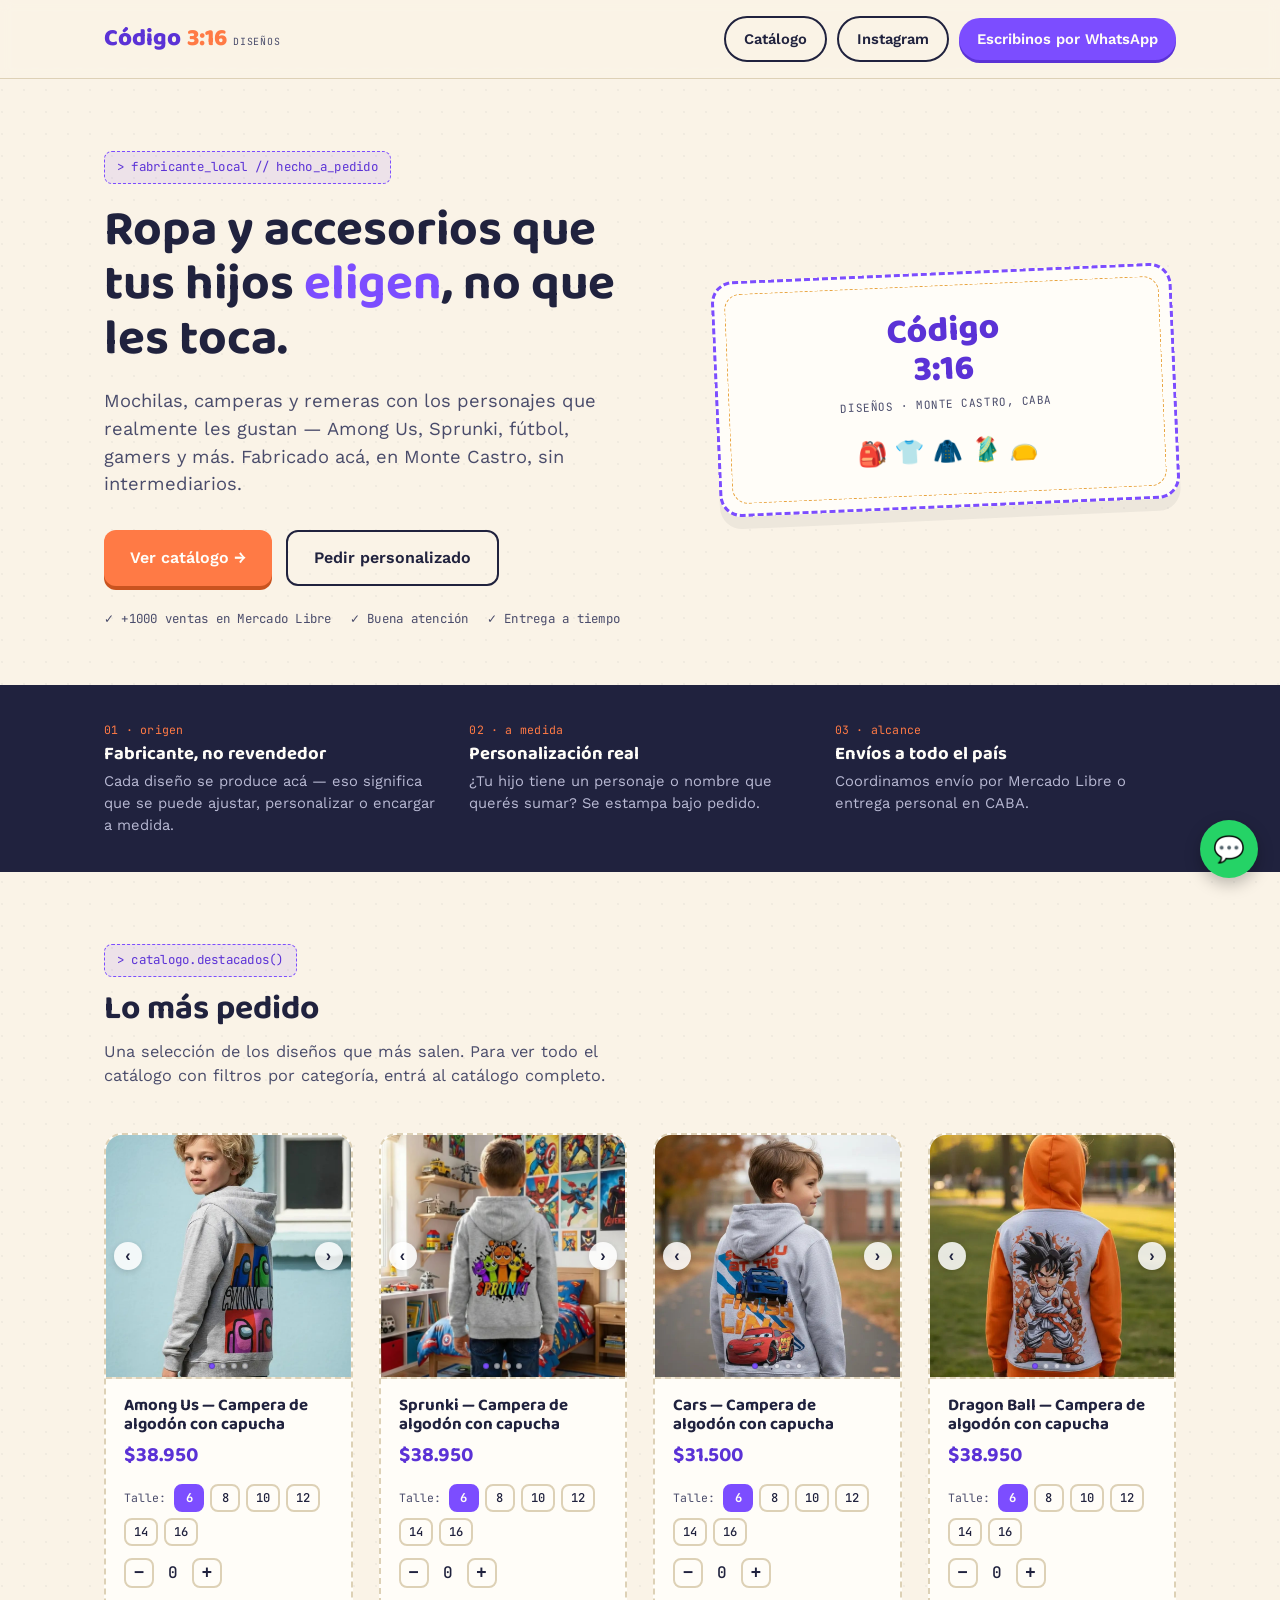
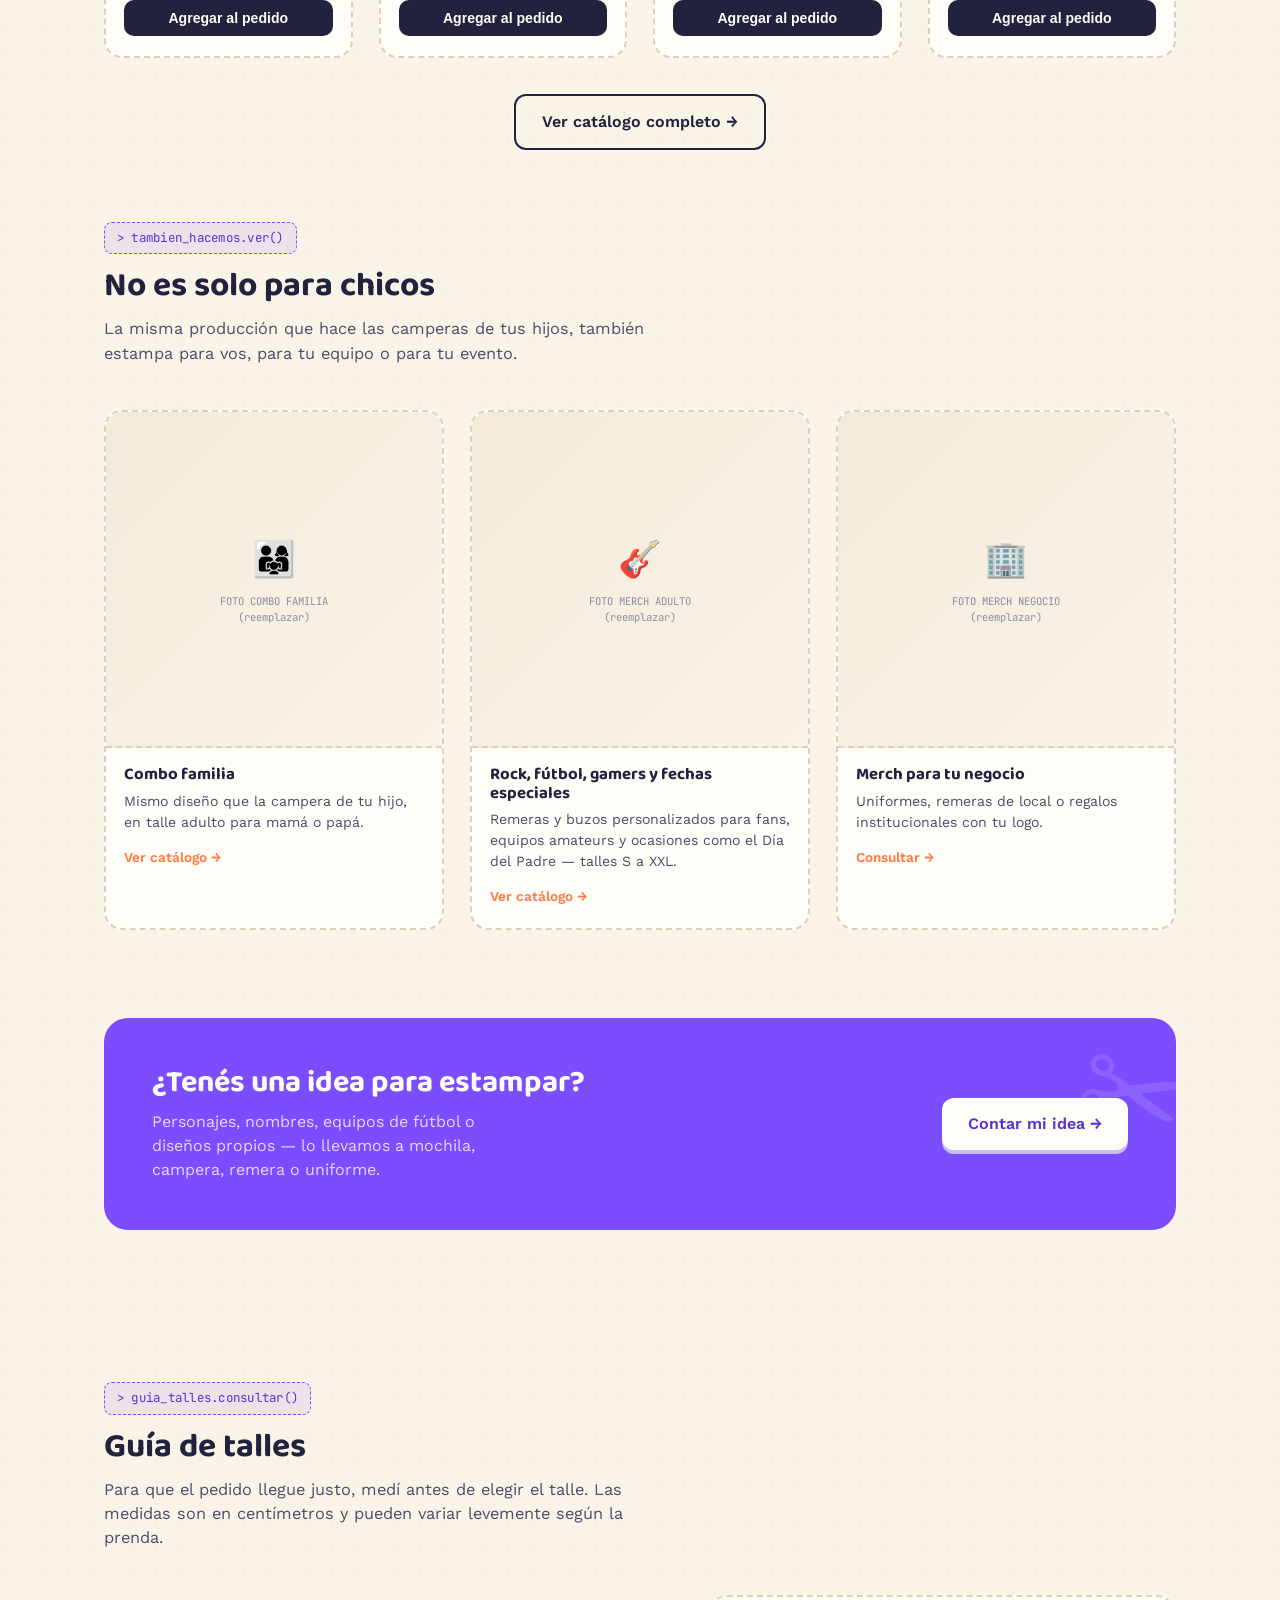
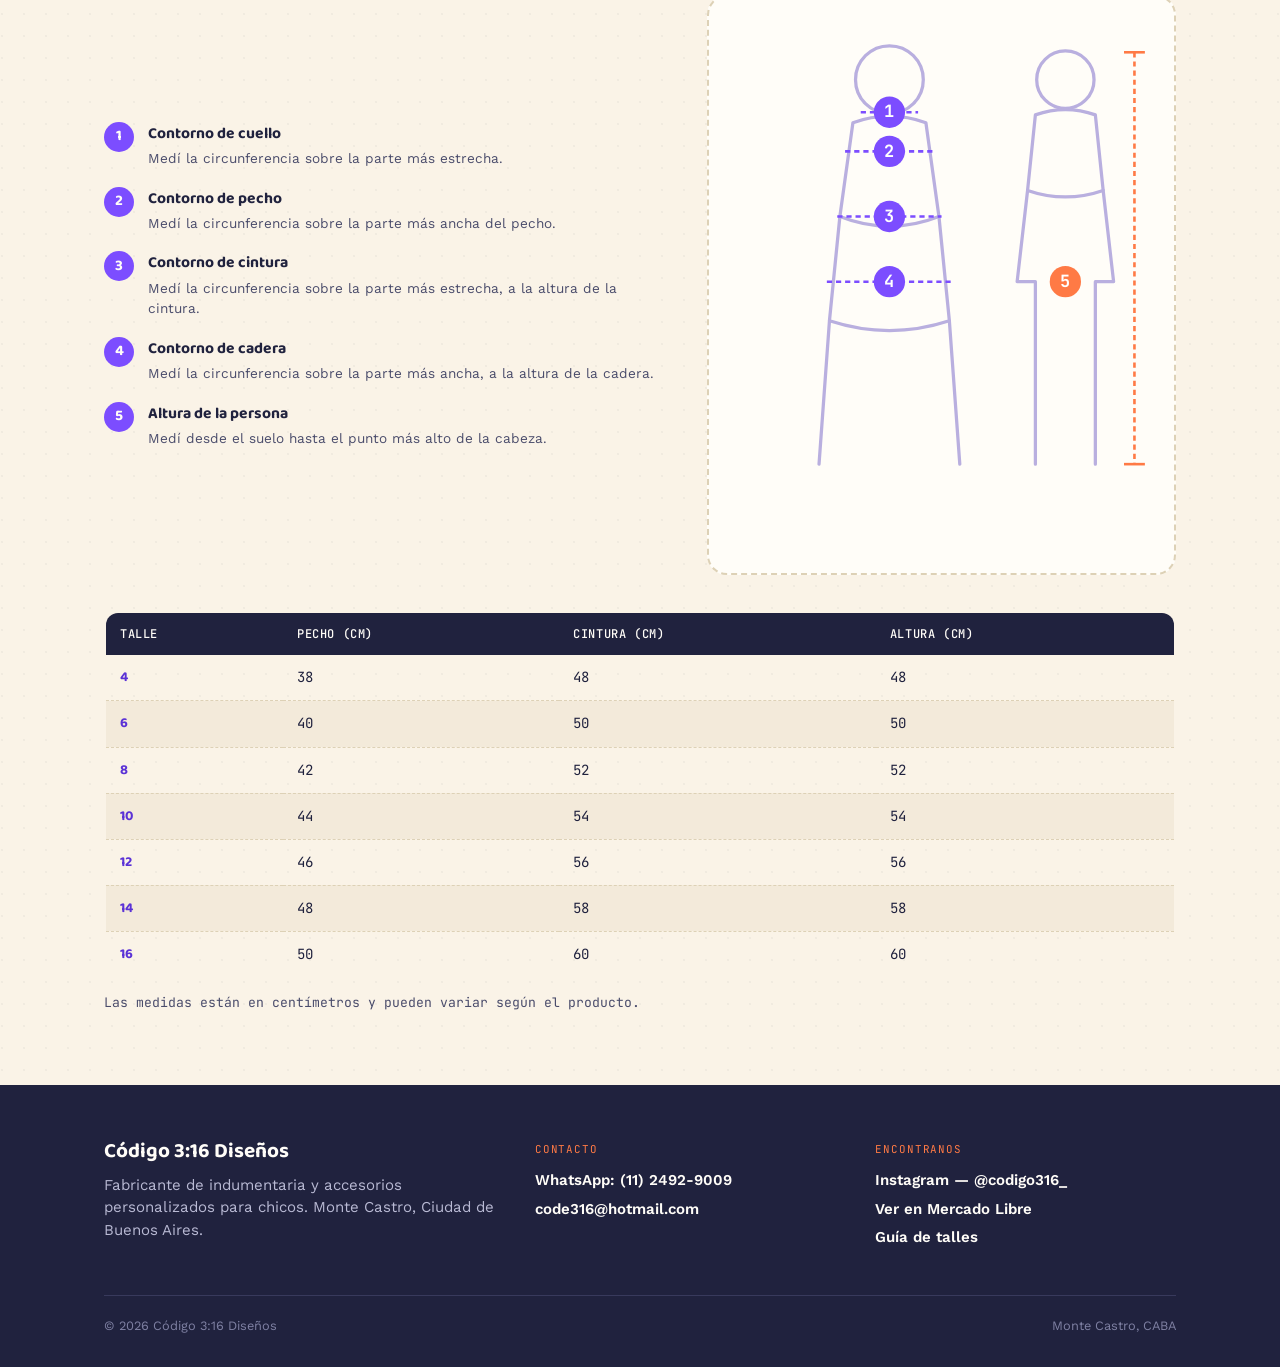
<file: index.html>
<!DOCTYPE html>
<html lang="es-AR">
<head>
<meta charset="UTF-8">
<meta name="viewport" content="width=device-width, initial-scale=1.0">
<title>Código 3:16 — Ropa y accesorios personalizados</title>
<link rel="icon" type="image/png" sizes="32x32" href="favicon-32.png">
<link rel="icon" type="image/png" sizes="16x16" href="favicon-16.png">
<link rel="apple-touch-icon" sizes="180x180" href="favicon-180.png">
<link rel="preconnect" href="https://fonts.googleapis.com">
<link href="https://fonts.googleapis.com/css2?family=Baloo+2:wght@500;600;700;800&family=Work+Sans:wght@400;500;600&family=JetBrains+Mono:wght@400;500&display=swap" rel="stylesheet">
<link rel="stylesheet" href="styles.css?v=2">
</head>
<body>

<header>
  <nav class="wrap">
    <div class="logo">Código <span style="color:var(--orange)">3:16</span> <span class="tag">diseños</span></div>
    <div style="display:flex;gap:10px;align-items:center;">
      <a href="catalogo.html" class="nav-cta" style="background:transparent;color:var(--ink);border:2px solid var(--ink);box-shadow:none;">Catálogo</a>
      <a href="https://www.instagram.com/codigo316_" target="_blank" rel="noopener" class="nav-cta" style="background:transparent;color:var(--ink);border:2px solid var(--ink);box-shadow:none;">Instagram</a>
      <a href="#contacto" class="nav-cta">Escribinos por WhatsApp</a>
    </div>
  </nav>
</header>

<section class="hero">
  <div class="wrap hero-grid">
    <div>
      <span class="eyebrow mono">&gt; fabricante_local // hecho_a_pedido</span>
      <h1>Ropa y accesorios que tus hijos <em>eligen</em>, no que les toca.</h1>
      <p class="lead">Mochilas, camperas y remeras con los personajes que realmente les gustan — Among Us, Sprunki, fútbol, gamers y más. Fabricado acá, en Monte Castro, sin intermediarios.</p>
      <div class="btn-row">
        <a href="#catalogo" class="btn btn-primary">Ver catálogo →</a>
        <a href="https://wa.me/5491124929009?text=Hola!%20Quiero%20pedir%20algo%20personalizado%2C%20%C2%BFme%20ayudan%3F" target="_blank" rel="noopener" class="btn btn-secondary">Pedir personalizado</a>
      </div>
      <div style="margin-top:24px;display:flex;gap:18px;flex-wrap:wrap;align-items:center;">
        <span class="mono" style="font-size:0.78rem;color:var(--ink-soft);">✓ +1000 ventas en Mercado Libre</span>
        <span class="mono" style="font-size:0.78rem;color:var(--ink-soft);">✓ Buena atención</span>
        <span class="mono" style="font-size:0.78rem;color:var(--ink-soft);">✓ Entrega a tiempo</span>
      </div>
    </div>
    <div class="hero-patch">
      <div class="stamp">
        Código<br>3:16
        <small>DISEÑOS · MONTE CASTRO, CABA</small>
      </div>
      <div class="icons">🎒 👕 🧥 🥻 👝</div>
    </div>
  </div>
</section>

<div class="strip">
  <div class="wrap">
    <div class="strip-item">
      <span class="mono">01 · origen</span>
      <h3>Fabricante, no revendedor</h3>
      <p>Cada diseño se produce acá — eso significa que se puede ajustar, personalizar o encargar a medida.</p>
    </div>
    <div class="strip-item">
      <span class="mono">02 · a medida</span>
      <h3>Personalización real</h3>
      <p>¿Tu hijo tiene un personaje o nombre que querés sumar? Se estampa bajo pedido.</p>
    </div>
    <div class="strip-item">
      <span class="mono">03 · alcance</span>
      <h3>Envíos a todo el país</h3>
      <p>Coordinamos envío por Mercado Libre o entrega personal en CABA.</p>
    </div>
  </div>
</div>

<section class="catalog" id="catalogo">
  <div class="wrap">
    <div class="section-head">
      <span class="eyebrow mono">&gt; catalogo.destacados()</span>
      <h2>Lo más pedido</h2>
      <p>Una selección de los diseños que más salen. Para ver todo el catálogo con filtros por categoría, entrá al catálogo completo.</p>
    </div>

    <div class="grid" id="catalogo-grid">
      <!-- Los productos se generan automáticamente desde la planilla de Google Sheets -->
    </div>

    <div class="ver-catalogo-cta">
      <a href="catalogo.html" class="btn btn-secondary">Ver catálogo completo →</a>
    </div>
  </div>
</section>

<section class="catalog" style="padding-top:0;">
  <div class="wrap">
    <div class="section-head">
      <span class="eyebrow mono">&gt; tambien_hacemos.ver()</span>
      <h2>No es solo para chicos</h2>
      <p>La misma producción que hace las camperas de tus hijos, también estampa para vos, para tu equipo o para tu evento.</p>
    </div>

    <div class="grid" style="grid-template-columns:repeat(3,1fr);">
      <div class="patch-card">
        <div class="patch-img">
          <span class="ph-icon">👨‍👩‍👧</span>
          <span class="ph-label">FOTO COMBO FAMILIA<br>(reemplazar)</span>
        </div>
        <div class="patch-body">
          <h3>Combo familia</h3>
          <p style="color:var(--ink-soft);font-size:0.88rem;margin-bottom:12px;">Mismo diseño que la campera de tu hijo, en talle adulto para mamá o papá.</p>
          <a href="catalogo.html" class="patch-cta">Ver catálogo →</a>
        </div>
      </div>

      <div class="patch-card">
        <div class="patch-img">
          <span class="ph-icon">🎸</span>
          <span class="ph-label">FOTO MERCH ADULTO<br>(reemplazar)</span>
        </div>
        <div class="patch-body">
          <h3>Rock, fútbol, gamers y fechas especiales</h3>
          <p style="color:var(--ink-soft);font-size:0.88rem;margin-bottom:12px;">Remeras y buzos personalizados para fans, equipos amateurs y ocasiones como el Día del Padre — talles S a XXL.</p>
          <a href="catalogo.html" class="patch-cta">Ver catálogo →</a>
        </div>
      </div>

      <div class="patch-card">
        <div class="patch-img">
          <span class="ph-icon">🏢</span>
          <span class="ph-label">FOTO MERCH NEGOCIO<br>(reemplazar)</span>
        </div>
        <div class="patch-body">
          <h3>Merch para tu negocio</h3>
          <p style="color:var(--ink-soft);font-size:0.88rem;margin-bottom:12px;">Uniformes, remeras de local o regalos institucionales con tu logo.</p>
          <a href="#contacto" class="patch-cta">Consultar →</a>
        </div>
      </div>
    </div>
  </div>
</section>

<div class="wrap">
  <div class="custom-banner">
    <div>
      <h2>¿Tenés una idea para estampar?</h2>
      <p>Personajes, nombres, equipos de fútbol o diseños propios — lo llevamos a mochila, campera, remera o uniforme.</p>
    </div>
    <a href="https://wa.me/5491124929009?text=Hola!%20Tengo%20una%20idea%20para%20un%20dise%C3%B1o%20personalizado%2C%20%C2%BFme%20ayudan%3F" target="_blank" rel="noopener" class="btn btn-primary" style="position:relative;z-index:1;">Contar mi idea →</a>
  </div>
</div>

<section class="catalog" id="talles">
  <div class="wrap">
    <div class="section-head">
      <span class="eyebrow mono">&gt; guia_talles.consultar()</span>
      <h2>Guía de talles</h2>
      <p>Para que el pedido llegue justo, medí antes de elegir el talle. Las medidas son en centímetros y pueden variar levemente según la prenda.</p>
    </div>

    <div class="size-guide-grid">
      <div class="size-steps">
        <div class="size-step">
          <div class="num">1</div>
          <div><h4>Contorno de cuello</h4><p>Medí la circunferencia sobre la parte más estrecha.</p></div>
        </div>
        <div class="size-step">
          <div class="num">2</div>
          <div><h4>Contorno de pecho</h4><p>Medí la circunferencia sobre la parte más ancha del pecho.</p></div>
        </div>
        <div class="size-step">
          <div class="num">3</div>
          <div><h4>Contorno de cintura</h4><p>Medí la circunferencia sobre la parte más estrecha, a la altura de la cintura.</p></div>
        </div>
        <div class="size-step">
          <div class="num">4</div>
          <div><h4>Contorno de cadera</h4><p>Medí la circunferencia sobre la parte más ancha, a la altura de la cadera.</p></div>
        </div>
        <div class="size-step">
          <div class="num">5</div>
          <div><h4>Altura de la persona</h4><p>Medí desde el suelo hasta el punto más alto de la cabeza.</p></div>
        </div>
      </div>

      <div class="size-diagram">
        <svg viewBox="0 0 320 400" xmlns="http://www.w3.org/2000/svg" role="img" aria-label="Diagrama de puntos de medición en el cuerpo">
          <!-- figura torso: cuello, pecho, cintura, cadera -->
          <g stroke="#B9AFDF" stroke-width="2.5" fill="none" stroke-linecap="round" stroke-linejoin="round">
            <circle cx="120" cy="45" r="26"/>
            <path d="M92 78 Q120 68 148 78 L158 150 Q120 165 82 150 Z"/>
            <path d="M82 150 L74 230 Q120 245 166 230 L158 150"/>
            <path d="M74 230 L66 340 M166 230 L174 340"/>
          </g>
          <!-- líneas de medición -->
          <line x1="98" y1="70" x2="142" y2="70" stroke="var(--violet)" stroke-width="2" stroke-dasharray="4 3"/>
          <line x1="86" y1="100" x2="154" y2="100" stroke="var(--violet)" stroke-width="2" stroke-dasharray="4 3"/>
          <line x1="80" y1="150" x2="160" y2="150" stroke="var(--violet)" stroke-width="2" stroke-dasharray="4 3"/>
          <line x1="72" y1="200" x2="168" y2="200" stroke="var(--violet)" stroke-width="2" stroke-dasharray="4 3"/>

          <!-- pines numerados -->
          <g font-family="JetBrains Mono, monospace" font-size="13" font-weight="700" fill="#fff" text-anchor="middle">
            <circle cx="120" cy="70" r="12" fill="var(--violet)"/><text x="120" y="74">1</text>
            <circle cx="120" cy="100" r="12" fill="var(--violet)"/><text x="120" y="104">2</text>
            <circle cx="120" cy="150" r="12" fill="var(--violet)"/><text x="120" y="154">3</text>
            <circle cx="120" cy="200" r="12" fill="var(--violet)"/><text x="120" y="204">4</text>
          </g>

          <!-- figura completa para altura -->
          <g stroke="#B9AFDF" stroke-width="2.5" fill="none" stroke-linecap="round" stroke-linejoin="round">
            <circle cx="255" cy="45" r="22"/>
            <path d="M232 72 Q255 64 278 72 L284 130 Q255 140 226 130 Z"/>
            <path d="M226 130 L218 200 L232 200 L232 340 M284 130 L292 200 L278 200 L278 340"/>
          </g>
          <line x1="308" y1="24" x2="308" y2="340" stroke="var(--orange)" stroke-width="2" stroke-dasharray="4 3"/>
          <line x1="300" y1="24" x2="316" y2="24" stroke="var(--orange)" stroke-width="2"/>
          <line x1="300" y1="340" x2="316" y2="340" stroke="var(--orange)" stroke-width="2"/>
          <circle cx="255" cy="200" r="12" fill="var(--orange)"/>
          <text x="255" y="204" font-family="JetBrains Mono, monospace" font-size="13" font-weight="700" fill="#fff" text-anchor="middle">5</text>
        </svg>
      </div>
    </div>

    <table class="size-table">
      <thead>
        <tr>
          <th>Talle</th>
          <th>Pecho (cm)</th>
          <th>Cintura (cm)</th>
          <th>Altura (cm)</th>
        </tr>
      </thead>
      <tbody>
        <tr><td>4</td><td>38</td><td>48</td><td>48</td></tr>
        <tr><td>6</td><td>40</td><td>50</td><td>50</td></tr>
        <tr><td>8</td><td>42</td><td>52</td><td>52</td></tr>
        <tr><td>10</td><td>44</td><td>54</td><td>54</td></tr>
        <tr><td>12</td><td>46</td><td>56</td><td>56</td></tr>
        <tr><td>14</td><td>48</td><td>58</td><td>58</td></tr>
        <tr><td>16</td><td>50</td><td>60</td><td>60</td></tr>
      </tbody>
    </table>
    <p class="size-note">Las medidas están en centímetros y pueden variar según el producto.</p>
  </div>
</section>

<footer id="contacto">
  <div class="wrap">
    <div class="foot-grid">
      <div>
        <h3>Código 3:16 Diseños</h3>
        <p>Fabricante de indumentaria y accesorios personalizados para chicos. Monte Castro, Ciudad de Buenos Aires.</p>
      </div>
      <div>
        <span class="foot-label">Contacto</span>
        <p><a class="link" href="https://wa.me/5491124929009" target="_blank" rel="noopener">WhatsApp: (11) 2492-9009</a></p>
        <p><a class="link" href="mailto:code316@hotmail.com">code316@hotmail.com</a></p>
      </div>
      <div>
        <span class="foot-label">Encontranos</span>
        <p><a class="link" href="https://www.instagram.com/codigo316_" target="_blank" rel="noopener">Instagram — @codigo316_</a></p>
        <p><a class="link" href="https://listado.mercadolibre.com.ar/pagina/code316/_NoIndex_True" target="_blank" rel="noopener">Ver en Mercado Libre</a></p>
        <p><a class="link" href="#talles">Guía de talles</a></p>
      </div>
    </div>
    <div class="foot-bottom">
      <span>© 2026 Código 3:16 Diseños</span>
      <span>Monte Castro, CABA</span>
    </div>
  </div>
</footer>

<a href="https://wa.me/5491124929009" class="float-wa" target="_blank" rel="noopener" aria-label="Escribir por WhatsApp">💬</a>

<div class="cart-bar" id="cart-bar">
  <div class="cart-info" id="cart-info">0 productos — <strong>$0</strong></div>
  <div class="cart-actions">
    <button class="cart-clear" id="cart-clear">Vaciar</button>
    <button class="cart-send" id="cart-send">📲 Enviar pedido por WhatsApp</button>
  </div>
</div>

<script src="catalogo.js?v=2"></script>
<script>
  iniciarHome(4); // muestra los primeros 4 productos activos de la planilla como destacados
</script>

</body>
</html>
</file>
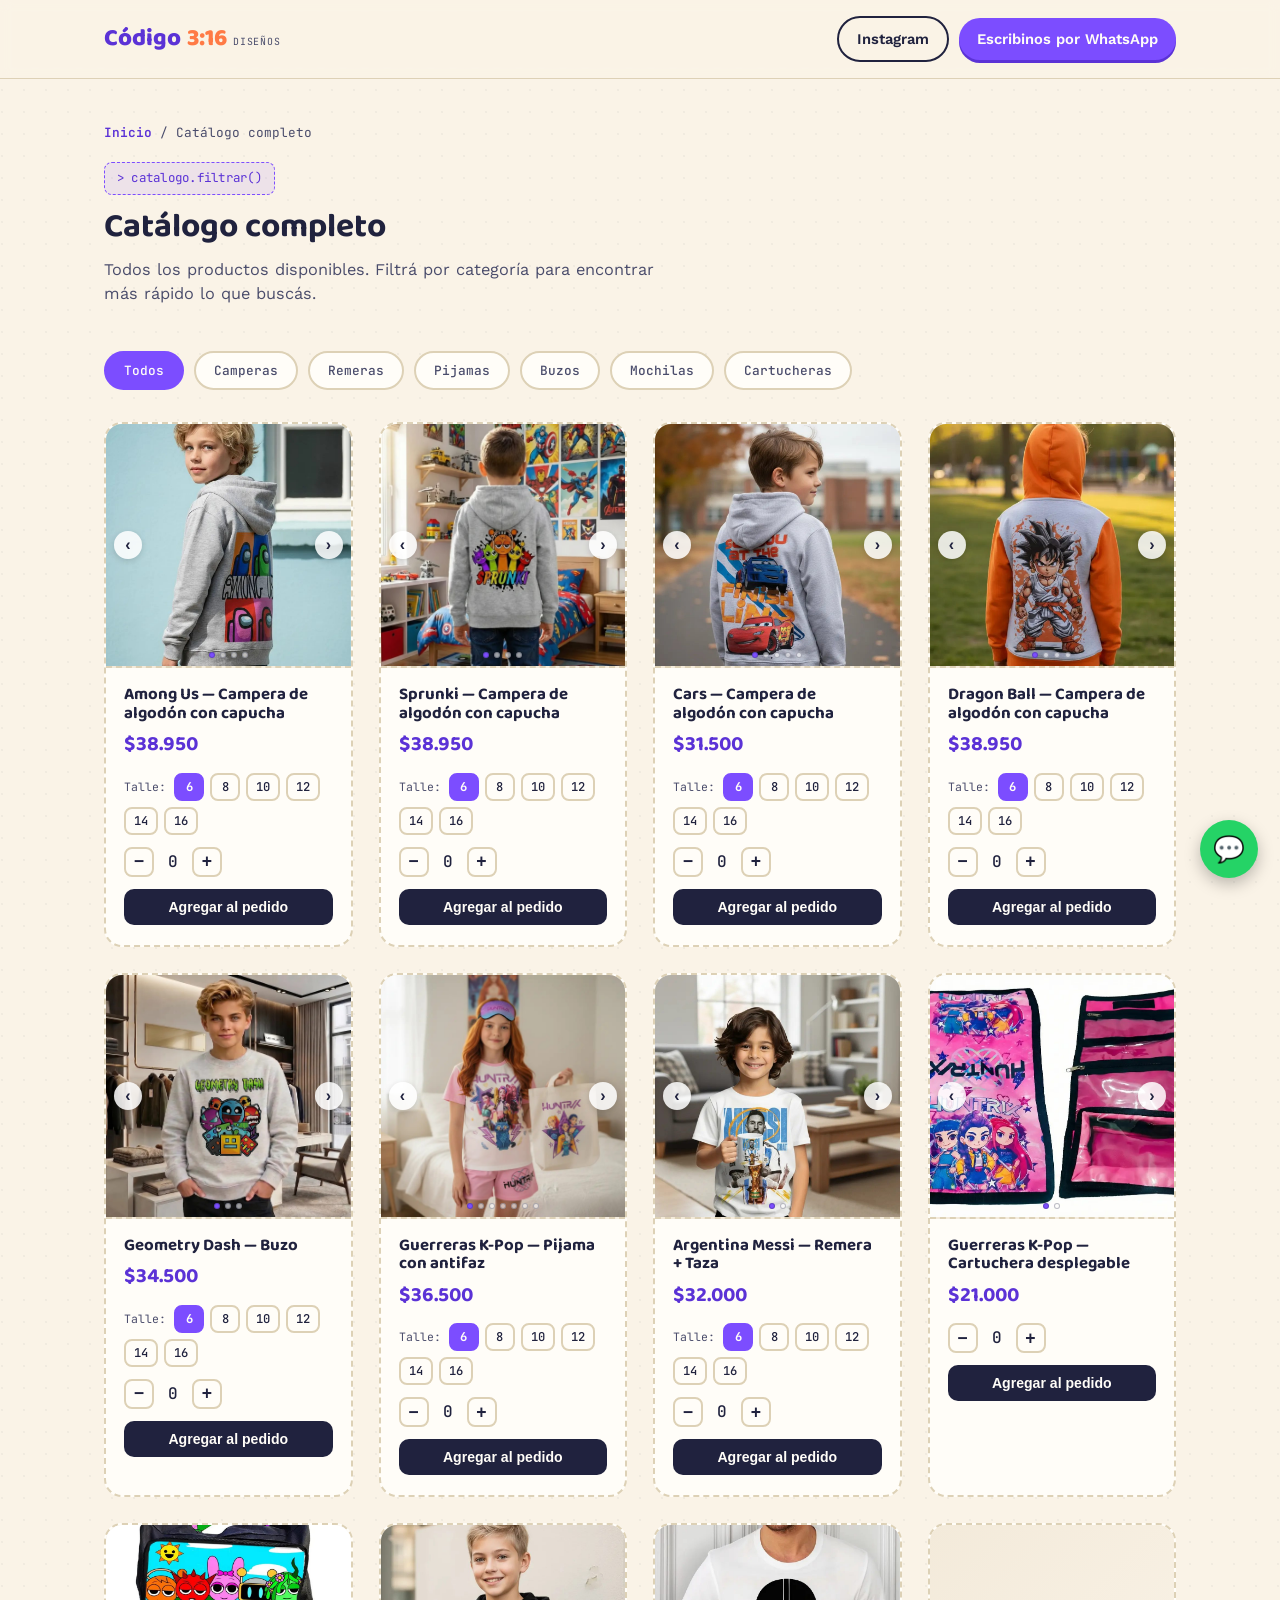
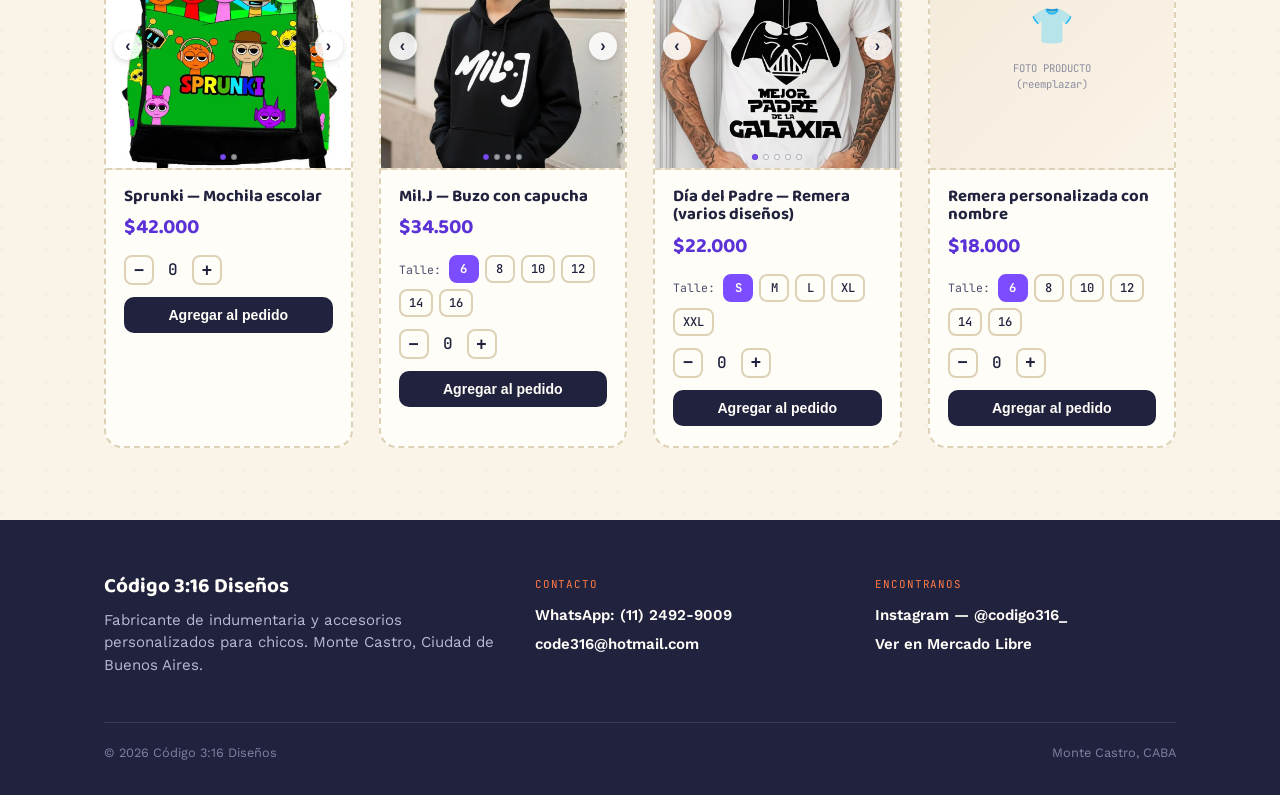
<file: catalogo.html>
<!DOCTYPE html>
<html lang="es-AR">
<head>
<meta charset="UTF-8">
<meta name="viewport" content="width=device-width, initial-scale=1.0">
<title>Catálogo completo — Código 3:16</title>
<link rel="icon" type="image/png" sizes="32x32" href="favicon-32.png">
<link rel="icon" type="image/png" sizes="16x16" href="favicon-16.png">
<link rel="apple-touch-icon" sizes="180x180" href="favicon-180.png">
<link rel="preconnect" href="https://fonts.googleapis.com">
<link href="https://fonts.googleapis.com/css2?family=Baloo+2:wght@500;600;700;800&family=Work+Sans:wght@400;500;600&family=JetBrains+Mono:wght@400;500&display=swap" rel="stylesheet">
<link rel="stylesheet" href="styles.css?v=2">
</head>
<body>

<header>
  <nav class="wrap">
    <a href="index.html" class="logo" style="text-decoration:none;">Código <span style="color:var(--orange)">3:16</span> <span class="tag">diseños</span></a>
    <div style="display:flex;gap:10px;align-items:center;">
      <a href="https://www.instagram.com/codigo316_" target="_blank" rel="noopener" class="nav-cta" style="background:transparent;color:var(--ink);border:2px solid var(--ink);box-shadow:none;">Instagram</a>
      <a href="https://wa.me/5491124929009" target="_blank" rel="noopener" class="nav-cta">Escribinos por WhatsApp</a>
    </div>
  </nav>
</header>

<section class="catalog" style="padding-top:44px;">
  <div class="wrap">
    <div class="breadcrumb"><a href="index.html">Inicio</a> / Catálogo completo</div>

    <div class="section-head">
      <span class="eyebrow mono">&gt; catalogo.filtrar()</span>
      <h2>Catálogo completo</h2>
      <p>Todos los productos disponibles. Filtrá por categoría para encontrar más rápido lo que buscás.</p>
    </div>

    <div class="filter-row" id="filtros">
      <!-- Los filtros se generan automáticamente según las categorías cargadas -->
    </div>

    <div class="grid" id="catalogo-grid">
      <!-- Los productos se generan automáticamente desde la planilla de Google Sheets -->
    </div>
  </div>
</section>

<footer id="contacto">
  <div class="wrap">
    <div class="foot-grid">
      <div>
        <h3>Código 3:16 Diseños</h3>
        <p>Fabricante de indumentaria y accesorios personalizados para chicos. Monte Castro, Ciudad de Buenos Aires.</p>
      </div>
      <div>
        <span class="foot-label">Contacto</span>
        <p><a class="link" href="https://wa.me/5491124929009" target="_blank" rel="noopener">WhatsApp: (11) 2492-9009</a></p>
        <p><a class="link" href="mailto:code316@hotmail.com">code316@hotmail.com</a></p>
      </div>
      <div>
        <span class="foot-label">Encontranos</span>
        <p><a class="link" href="https://www.instagram.com/codigo316_" target="_blank" rel="noopener">Instagram — @codigo316_</a></p>
        <p><a class="link" href="https://listado.mercadolibre.com.ar/pagina/code316/_NoIndex_True" target="_blank" rel="noopener">Ver en Mercado Libre</a></p>
      </div>
    </div>
    <div class="foot-bottom">
      <span>© 2026 Código 3:16 Diseños</span>
      <span>Monte Castro, CABA</span>
    </div>
  </div>
</footer>

<a href="https://wa.me/5491124929009" class="float-wa" target="_blank" rel="noopener" aria-label="Escribir por WhatsApp">💬</a>

<div class="cart-bar" id="cart-bar">
  <div class="cart-info" id="cart-info">0 productos — <strong>$0</strong></div>
  <div class="cart-actions">
    <button class="cart-clear" id="cart-clear">Vaciar</button>
    <button class="cart-send" id="cart-send">📲 Enviar pedido por WhatsApp</button>
  </div>
</div>

<script src="catalogo.js?v=2"></script>
<script>
  iniciarCatalogo();
</script>

</body>
</html>
</file>
<file: styles.css>
:root{
    --canvas:#FAF3E7;
    --canvas-2:#F3EADA;
    --ink:#20223E;
    --ink-soft:#4A4C6B;
    --violet:#7C4DFF;
    --violet-deep:#5B32D6;
    --orange:#FF7A45;
    --thread:#E8A33D;
    --line:#DDD1B6;
    --white:#FFFDF8;
  }
  *{box-sizing:border-box; margin:0; padding:0;}
  html{scroll-behavior:smooth;}
  body{
    background:var(--canvas);
    color:var(--ink);
    font-family:'Work Sans', sans-serif;
    line-height:1.5;
    -webkit-font-smoothing:antialiased;
  }
  .mono{
    font-family:'JetBrains Mono', monospace;
    letter-spacing:0.02em;
  }
  h1,h2,h3{
    font-family:'Baloo 2', sans-serif;
    font-weight:700;
    color:var(--ink);
    line-height:1.1;
  }
  a{color:inherit; text-decoration:none;}
  img{max-width:100%; display:block;}
  .wrap{
    max-width:1120px;
    margin:0 auto;
    padding:0 24px;
  }

  /* subtle canvas texture via layered radial dots */
  body{
    background-image:
      radial-gradient(circle at 2px 2px, rgba(32,34,62,0.045) 1px, transparent 0);
    background-size: 22px 22px;
  }

  /* ---------- NAV ---------- */
  header{
    position:sticky; top:0; z-index:50;
    background:rgba(250,243,231,0.92);
    backdrop-filter:blur(6px);
    border-bottom:1px solid var(--line);
  }
  nav.wrap{
    display:flex; align-items:center; justify-content:space-between;
    padding-top:16px; padding-bottom:16px;
  }
  .logo{
    font-family:'Baloo 2', sans-serif;
    font-weight:800;
    font-size:1.5rem;
    color:var(--violet-deep);
    display:flex; align-items:baseline; gap:6px;
  }
  .logo span.tag{
    font-family:'JetBrains Mono', monospace;
    font-weight:400;
    font-size:0.62rem;
    color:var(--ink-soft);
    letter-spacing:0.08em;
    text-transform:uppercase;
  }
  .nav-cta{
    background:var(--violet);
    color:var(--white);
    padding:10px 18px;
    border-radius:999px;
    font-weight:600;
    font-size:0.92rem;
    white-space:nowrap;
    box-shadow:0 3px 0 var(--violet-deep);
    transition:transform .15s ease;
  }
  .nav-cta:hover{transform:translateY(-1px);}

  /* ---------- HERO ---------- */
  .hero{
    padding:72px 0 56px;
    position:relative;
    overflow:hidden;
  }
  .hero-grid{
    display:grid;
    grid-template-columns:1.1fr 0.9fr;
    gap:48px;
    align-items:center;
  }
  .eyebrow{
    display:inline-block;
    font-family:'JetBrains Mono', monospace;
    font-size:0.78rem;
    color:var(--violet-deep);
    background:rgba(124,77,255,0.1);
    border:1px dashed var(--violet);
    padding:6px 12px;
    border-radius:8px;
    margin-bottom:20px;
  }
  .hero h1{
    font-size:3.1rem;
    margin-bottom:20px;
  }
  .hero h1 em{
    font-style:normal;
    color:var(--violet);
    position:relative;
  }
  .hero p.lead{
    font-size:1.15rem;
    color:var(--ink-soft);
    max-width:46ch;
    margin-bottom:32px;
  }
  .btn-row{display:flex; gap:14px; flex-wrap:wrap;}
  .btn{
    padding:14px 26px;
    border-radius:12px;
    font-weight:600;
    font-size:1rem;
    display:inline-flex;
    align-items:center;
    gap:8px;
    transition:transform .15s ease, box-shadow .15s ease;
  }
  .btn-primary{
    background:var(--orange);
    color:var(--white);
    box-shadow:0 4px 0 #C9531F;
  }
  .btn-primary:hover{transform:translateY(-2px);}
  .btn-secondary{
    background:transparent;
    color:var(--ink);
    border:2px solid var(--ink);
  }
  .btn-secondary:hover{background:var(--ink); color:var(--white);}

  /* hero patch visual */
  .hero-patch{
    background:var(--white);
    border-radius:22px;
    border:3px dashed var(--violet);
    padding:36px;
    transform:rotate(-2.5deg);
    box-shadow:0 12px 0 rgba(32,34,62,0.06);
    position:relative;
  }
  .hero-patch::before{
    content:"";
    position:absolute; inset:10px;
    border:1.5px dashed var(--thread);
    border-radius:16px;
    pointer-events:none;
  }
  .hero-patch .stamp{
    font-family:'Baloo 2', sans-serif;
    font-weight:800;
    font-size:2.2rem;
    text-align:center;
    color:var(--violet-deep);
    line-height:1.1;
  }
  .hero-patch .stamp small{
    display:block;
    font-family:'JetBrains Mono', monospace;
    font-weight:400;
    font-size:0.7rem;
    color:var(--ink-soft);
    margin-top:10px;
    letter-spacing:0.05em;
  }
  .hero-patch .icons{
    display:flex; justify-content:center; flex-wrap:wrap; gap:10px;
    margin-top:22px; font-size:1.5rem;
  }

  /* ---------- DIFERENCIALES ---------- */
  .strip{
    background:var(--ink);
    color:var(--canvas);
    padding:36px 0;
  }
  .strip .wrap{
    display:grid;
    grid-template-columns:repeat(3,1fr);
    gap:24px;
  }
  .strip-item{text-align:left;}
  .strip-item .mono{
    color:var(--orange);
    font-size:0.72rem;
    display:block;
    margin-bottom:6px;
  }
  .strip-item h3{
    font-size:1.15rem;
    color:var(--white);
    margin-bottom:6px;
  }
  .strip-item p{
    color:#B9BAD4;
    font-size:0.92rem;
  }

  /* ---------- CATALOGO ---------- */
  .catalog{padding:72px 0;}
  .section-head{
    max-width:56ch;
    margin-bottom:44px;
  }
  .section-head .eyebrow{margin-bottom:14px;}
  .section-head h2{font-size:2.1rem; margin-bottom:12px;}
  .section-head p{color:var(--ink-soft); font-size:1.02rem;}

  .grid{
    display:grid;
    grid-template-columns:repeat(4, 1fr);
    gap:26px;
  }
  .patch-card{
    background:var(--white);
    border-radius:18px;
    border:2px dashed var(--line);
    overflow:hidden;
    transition:transform .2s ease, border-color .2s ease;
    position:relative;
  }
  .patch-card:hover{
    transform:translateY(-4px) rotate(-1deg);
    border-color:var(--violet);
  }
  .patch-img{
    aspect-ratio:1/1;
    background:linear-gradient(135deg, var(--canvas-2), var(--canvas));
    display:flex; align-items:center; justify-content:center;
    flex-direction:column;
    gap:8px;
    color:var(--ink-soft);
    border-bottom:2px dashed var(--line);
    position:relative;
    overflow:hidden;
  }
  .patch-img .patch-photo{
    width:100%; height:100%;
    object-fit:cover;
    display:block;
  }
  .gal-arrow{
    position:absolute;
    top:50%; transform:translateY(-50%);
    width:28px; height:28px;
    border-radius:50%;
    background:rgba(255,255,255,0.85);
    border:none;
    color:var(--ink);
    font-size:1rem;
    font-weight:700;
    display:flex; align-items:center; justify-content:center;
    cursor:pointer;
    box-shadow:0 2px 6px rgba(0,0,0,0.15);
  }
  .gal-arrow:hover{background:var(--white);}
  .gal-prev{left:8px;}
  .gal-next{right:8px;}
  .gal-dots{
    position:absolute;
    bottom:8px; left:0; right:0;
    display:flex; justify-content:center; gap:5px;
  }
  .gal-dot{
    width:6px; height:6px;
    border-radius:50%;
    background:rgba(255,255,255,0.6);
    border:1px solid rgba(32,34,62,0.3);
  }
  .gal-dot.active{background:var(--violet);}
  .patch-img .ph-icon{font-size:2.2rem;}
  .patch-img .ph-label{
    font-family:'JetBrains Mono', monospace;
    font-size:0.66rem;
    text-align:center;
    padding:0 16px;
    color:#8B8C9F;
  }
  .patch-body{padding:18px 18px 20px;}
  .patch-body h3{font-size:1.05rem; margin-bottom:6px;}
  .patch-price{
    font-family:'Baloo 2', sans-serif;
    font-weight:700;
    font-size:1.3rem;
    color:var(--violet-deep);
    margin-bottom:12px;
  }
  .patch-cta{
    display:inline-flex;
    align-items:center;
    gap:6px;
    font-size:0.85rem;
    font-weight:600;
    color:var(--orange);
  }
  .patch-cta:hover{text-decoration:underline;}

  /* ---------- PERSONALIZACION CTA ---------- */
  .custom-banner{
    background:var(--violet);
    color:var(--white);
    border-radius:24px;
    padding:48px;
    margin:16px 0 80px;
    display:flex;
    align-items:center;
    justify-content:space-between;
    gap:32px;
    flex-wrap:wrap;
    position:relative;
    overflow:hidden;
  }
  .custom-banner::after{
    content:"✂";
    position:absolute;
    right:-10px; top:-20px;
    font-size:8rem;
    opacity:0.12;
    transform:rotate(15deg);
    pointer-events:none;
    z-index:0;
  }
  .custom-banner h2{color:var(--white); font-size:1.9rem; max-width:26ch;}
  .custom-banner p{color:#E4D9FF; margin-top:10px; max-width:38ch;}
  .custom-banner .btn-primary{
    background:var(--white);
    color:var(--violet-deep);
    box-shadow:0 4px 0 #C9BEEF;
  }

  /* ---------- FOOTER / CONTACTO ---------- */
  footer{
    background:var(--ink);
    color:var(--canvas);
    padding:56px 0 32px;
  }
  .foot-grid{
    display:grid;
    grid-template-columns:1.3fr 1fr 1fr;
    gap:40px;
    margin-bottom:40px;
  }
  footer h3{color:var(--white); font-size:1.3rem; margin-bottom:10px;}
  footer p{color:#B9BAD4; font-size:0.94rem; margin-bottom:6px;}
  footer .foot-label{
    font-family:'JetBrains Mono', monospace;
    font-size:0.68rem;
    color:var(--orange);
    text-transform:uppercase;
    letter-spacing:0.08em;
    margin-bottom:12px;
    display:block;
  }
  footer a.link{color:var(--white); font-weight:600;}
  footer a.link:hover{color:var(--orange);}
  .foot-bottom{
    border-top:1px solid #383A5C;
    padding-top:20px;
    font-size:0.8rem;
    color:#7F81A3;
    display:flex;
    justify-content:space-between;
    flex-wrap:wrap;
    gap:8px;
  }

  /* floating WhatsApp button */
  .float-wa{
    position:fixed;
    bottom:22px; right:22px;
    background:#25D366;
    color:white;
    width:58px; height:58px;
    border-radius:50%;
    display:flex; align-items:center; justify-content:center;
    font-size:1.6rem;
    box-shadow:0 6px 16px rgba(0,0,0,0.25);
    z-index:60;
    transition:transform .15s ease;
  }
  .float-wa:hover{transform:scale(1.08);}

  /* ---------- GUIA DE TALLES ---------- */
  .size-guide-grid{
    display:grid;
    grid-template-columns:1.2fr 1fr;
    gap:40px;
    align-items:center;
    margin-bottom:36px;
  }
  .size-steps{
    display:flex;
    flex-direction:column;
    gap:18px;
  }
  .size-step{display:flex; gap:14px; align-items:flex-start; text-align:left;}
  .size-step .num{
    flex:0 0 30px;
    width:30px; height:30px;
    border-radius:50%;
    background:var(--violet);
    color:var(--white);
    font-family:'Baloo 2', sans-serif;
    font-weight:700;
    display:flex; align-items:center; justify-content:center;
    font-size:0.95rem;
  }
  .size-step h4{
    font-family:'Baloo 2', sans-serif;
    font-size:0.98rem;
    margin-bottom:3px;
    color:var(--ink);
  }
  .size-step p{
    font-size:0.85rem;
    color:var(--ink-soft);
  }
  .size-diagram{
    background:var(--white);
    border:2px dashed var(--line);
    border-radius:20px;
    padding:24px;
  }
  .size-diagram svg{width:100%; height:auto;}
  table.size-table{
    width:100%;
    border-collapse:collapse;
    border-radius:14px;
    overflow:hidden;
    border:2px dashed var(--line);
    font-family:'JetBrains Mono', monospace;
    font-size:0.88rem;
  }
  table.size-table th{
    text-align:left;
    background:var(--ink);
    color:var(--white);
    font-family:'JetBrains Mono', monospace;
    font-weight:500;
    font-size:0.75rem;
    text-transform:uppercase;
    letter-spacing:0.05em;
    padding:12px 14px;
  }
  table.size-table td{
    padding:12px 14px;
    border-bottom:1px dashed var(--line);
    color:var(--ink);
  }
  table.size-table tr:nth-child(even) td{
    background:var(--canvas-2);
  }
  table.size-table td:first-child{
    font-family:'Baloo 2', sans-serif;
    font-weight:700;
    color:var(--violet-deep);
  }
  .size-note{
    font-size:0.82rem;
    color:var(--ink-soft);
    margin-top:14px;
    font-family:'JetBrains Mono', monospace;
  }
  @media (max-width:860px){
    .size-guide-grid{grid-template-columns:1fr; gap:28px;}
    .size-diagram{max-width:320px; margin:0 auto;}
  }
  @media (max-width:480px){
    table.size-table{font-size:0.78rem;}
    table.size-table th, table.size-table td{padding:9px 6px;}
  }
  @media (max-width:860px){
    .hero-grid{grid-template-columns:1fr;}
    .hero h1{font-size:2.3rem;}
    .strip .wrap{grid-template-columns:1fr; gap:20px;}
    .grid{grid-template-columns:repeat(2,1fr);}
    .foot-grid{grid-template-columns:1fr; gap:28px;}
    .custom-banner{padding:32px;}
    .custom-banner h2{font-size:1.5rem;}
  }
  @media (max-width:480px){
    .grid{grid-template-columns:1fr 1fr; gap:14px;}
    .hero{padding:48px 0 40px;}
    .hero h1{font-size:1.9rem;}
    .nav-cta{padding:8px 11px; font-size:0.74rem;}
    .logo{font-size:1.15rem;}
    nav.wrap{gap:6px;}
  }

  @media (prefers-reduced-motion: reduce){
    *{transition:none !important;}
  }

  :focus-visible{
    outline:3px solid var(--orange);
    outline-offset:2px;
  }

  /* ---------- CARRITO ---------- */
  .patch-qty{
    display:flex;
    flex-direction:row;
    align-items:center;
    gap:10px;
    margin-bottom:12px;
  }
  .qty-btn{
    width:30px; height:30px;
    border-radius:8px;
    border:2px solid var(--line);
    background:var(--white);
    font-size:1.1rem;
    font-weight:700;
    color:var(--ink);
    display:flex; align-items:center; justify-content:center;
    cursor:pointer;
  }
  .qty-btn:hover{border-color:var(--violet); color:var(--violet-deep);}
  .qty-val{
    font-family:'JetBrains Mono', monospace;
    font-weight:500;
    min-width:18px;
    text-align:center;
  }
  .add-btn{
    width:100%;
    padding:10px;
    border-radius:10px;
    background:var(--ink);
    color:var(--white);
    font-weight:600;
    font-size:0.88rem;
    border:none;
    cursor:pointer;
    transition:background .15s ease;
  }
  .add-btn:hover{background:var(--violet-deep);}
  .add-btn.added{background:#2FA84F;}

  .cart-bar{
    position:fixed;
    left:0; right:0; bottom:0;
    background:var(--ink);
    color:var(--white);
    padding:14px 20px;
    display:none;
    align-items:center;
    justify-content:space-between;
    gap:16px;
    z-index:70;
    box-shadow:0 -6px 20px rgba(0,0,0,0.2);
  }
  .cart-bar.visible{display:flex;}
  .cart-bar .cart-info{
    font-size:0.92rem;
  }
  .cart-bar .cart-info strong{
    font-family:'Baloo 2', sans-serif;
    color:var(--orange);
    font-size:1.05rem;
  }
  .cart-bar .cart-actions{
    display:flex; gap:10px; align-items:center;
  }
  .cart-clear{
    color:#9799BD;
    font-size:0.82rem;
    cursor:pointer;
    background:none; border:none;
  }
  .cart-clear:hover{color:var(--white);}
  .cart-send{
    background:#25D366;
    color:white;
    padding:11px 20px;
    border-radius:10px;
    font-weight:600;
    font-size:0.92rem;
    border:none;
    cursor:pointer;
    display:flex; align-items:center; gap:8px;
  }
  .cart-send:hover{background:#1FB855;}

  @media (max-width:480px){
    .cart-bar{flex-direction:column; align-items:stretch; gap:10px;}
    .cart-bar .cart-actions{justify-content:space-between;}
  }

/* ---------- FILTROS DE CATEGORÍA ---------- */
.filter-row{
  display:flex;
  gap:10px;
  flex-wrap:wrap;
  margin-bottom:32px;
}
.filter-chip{
  padding:9px 18px;
  border-radius:999px;
  border:2px solid var(--line);
  background:var(--white);
  color:var(--ink-soft);
  font-family:'JetBrains Mono', monospace;
  font-size:0.8rem;
  font-weight:500;
  cursor:pointer;
  transition:all .15s ease;
}
.filter-chip:hover{border-color:var(--violet);}
.filter-chip.active{
  background:var(--violet);
  border-color:var(--violet);
  color:var(--white);
}
.ver-catalogo-cta{
  text-align:center;
  margin-top:36px;
}
.catalogo-empty{
  text-align:center;
  padding:48px 20px;
  color:var(--ink-soft);
  font-family:'JetBrains Mono', monospace;
  font-size:0.9rem;
  grid-column:1 / -1;
}
.breadcrumb{
  font-family:'JetBrains Mono', monospace;
  font-size:0.8rem;
  color:var(--ink-soft);
  margin-bottom:20px;
}
.breadcrumb a{color:var(--violet-deep); font-weight:600;}
.breadcrumb a:hover{text-decoration:underline;}

/* ---------- SELECTOR DE TALLE EN LA TARJETA ---------- */
.talla-row{
  display:flex;
  align-items:center;
  flex-wrap:wrap;
  gap:6px;
  margin-bottom:12px;
}
.talla-label{
  font-family:'JetBrains Mono', monospace;
  font-size:0.72rem;
  color:var(--ink-soft);
  margin-right:2px;
}
.talla-chip{
  min-width:30px;
  padding:4px 8px;
  border-radius:8px;
  border:2px solid var(--line);
  background:var(--white);
  color:var(--ink);
  font-family:'JetBrains Mono', monospace;
  font-size:0.76rem;
  font-weight:500;
  cursor:pointer;
  transition:all .15s ease;
}
.talla-chip:hover{border-color:var(--violet);}
.talla-chip.active{
  background:var(--violet);
  border-color:var(--violet);
  color:var(--white);
  font-weight:700;
}
</file>
